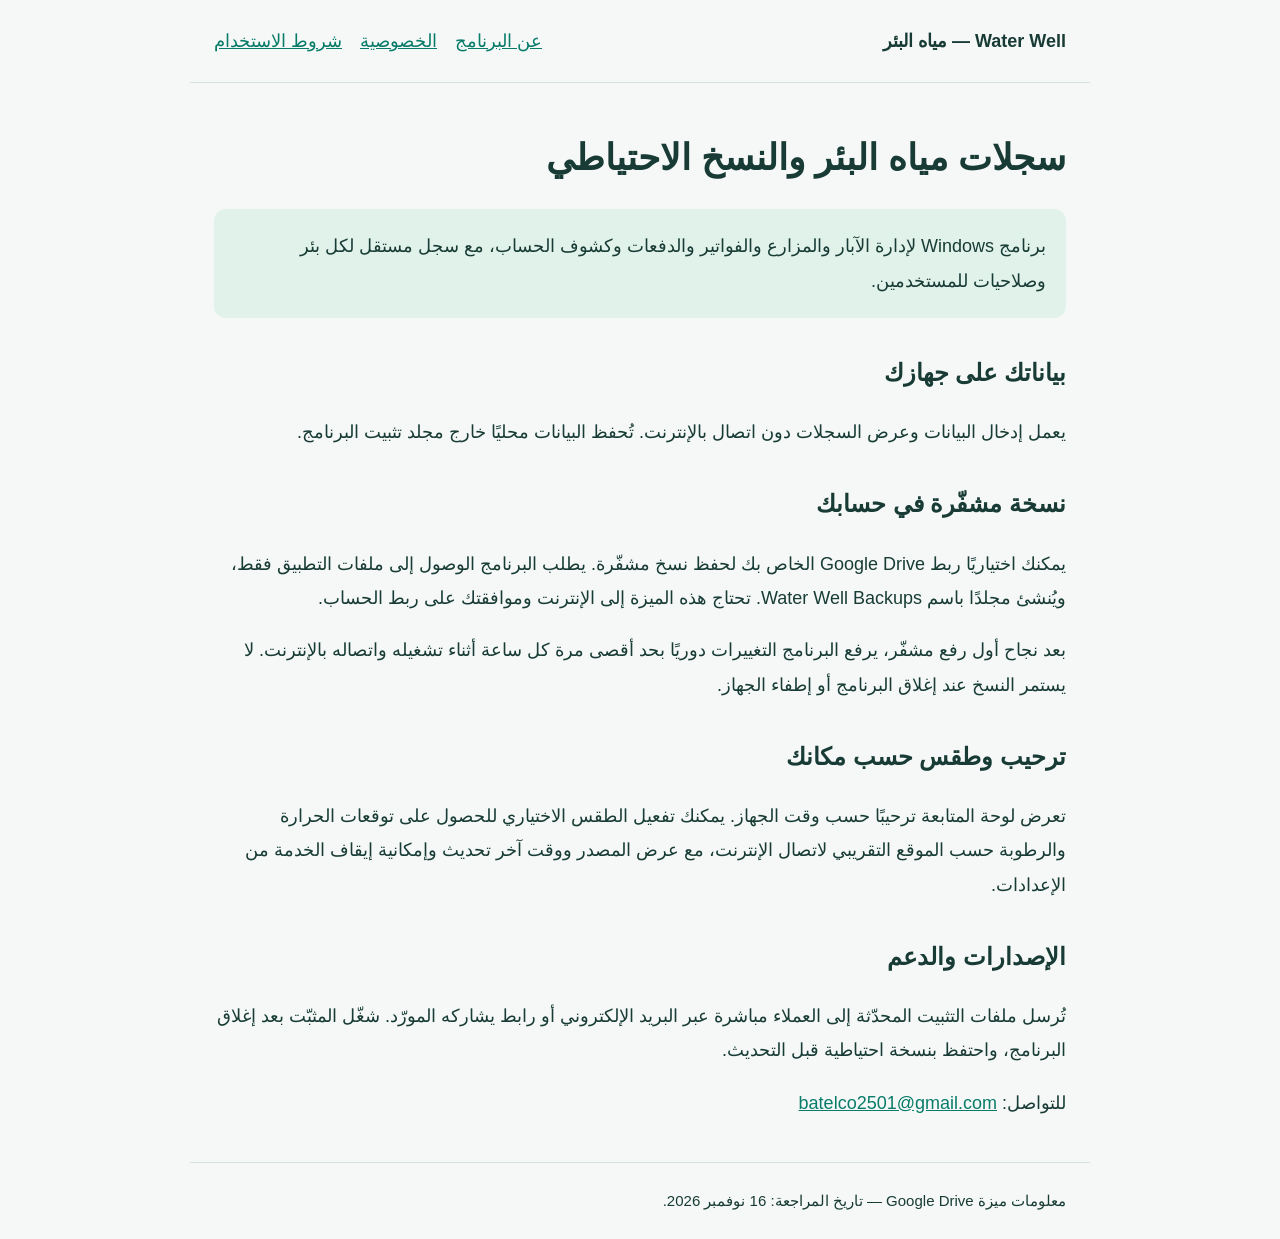
<file: index.html>
<!doctype html><html lang="ar" dir="rtl"><head><meta charset="utf-8"><meta name="viewport" content="width=device-width,initial-scale=1"><title>Water Well — مياه البئر</title><link rel="stylesheet" href="style.css"></head><body><header><strong>Water Well — مياه البئر</strong><nav><a href="index.html">عن البرنامج</a><a href="privacy.html">الخصوصية</a><a href="terms.html">شروط الاستخدام</a></nav></header><main><h1>سجلات مياه البئر والنسخ الاحتياطي</h1><p class="intro">برنامج Windows لإدارة الآبار والمزارع والفواتير والدفعات وكشوف الحساب، مع سجل مستقل لكل بئر وصلاحيات للمستخدمين.</p><h2>بياناتك على جهازك</h2><p>يعمل إدخال البيانات وعرض السجلات دون اتصال بالإنترنت. تُحفظ البيانات محليًا خارج مجلد تثبيت البرنامج.</p><h2>نسخة مشفّرة في حسابك</h2><p>يمكنك اختياريًا ربط Google Drive الخاص بك لحفظ نسخ مشفّرة. يطلب البرنامج الوصول إلى ملفات التطبيق فقط، ويُنشئ مجلدًا باسم Water Well Backups. تحتاج هذه الميزة إلى الإنترنت وموافقتك على ربط الحساب.</p><p>بعد نجاح أول رفع مشفّر، يرفع البرنامج التغييرات دوريًا بحد أقصى مرة كل ساعة أثناء تشغيله واتصاله بالإنترنت. لا يستمر النسخ عند إغلاق البرنامج أو إطفاء الجهاز.</p><h2>ترحيب وطقس حسب مكانك</h2><p>تعرض لوحة المتابعة ترحيبًا حسب وقت الجهاز. يمكنك تفعيل الطقس الاختياري للحصول على توقعات الحرارة والرطوبة حسب الموقع التقريبي لاتصال الإنترنت، مع عرض المصدر ووقت آخر تحديث وإمكانية إيقاف الخدمة من الإعدادات.</p><h2>الإصدارات والدعم</h2><p>تُرسل ملفات التثبيت المحدّثة إلى العملاء مباشرة عبر البريد الإلكتروني أو رابط يشاركه المورّد. شغّل المثبّت بعد إغلاق البرنامج، واحتفظ بنسخة احتياطية قبل التحديث.</p><p>للتواصل: <a href="mailto:batelco2501@gmail.com">batelco2501@gmail.com</a></p></main><footer>معلومات ميزة Google Drive — تاريخ المراجعة: 16 نوفمبر 2026.</footer></body></html>
</file>
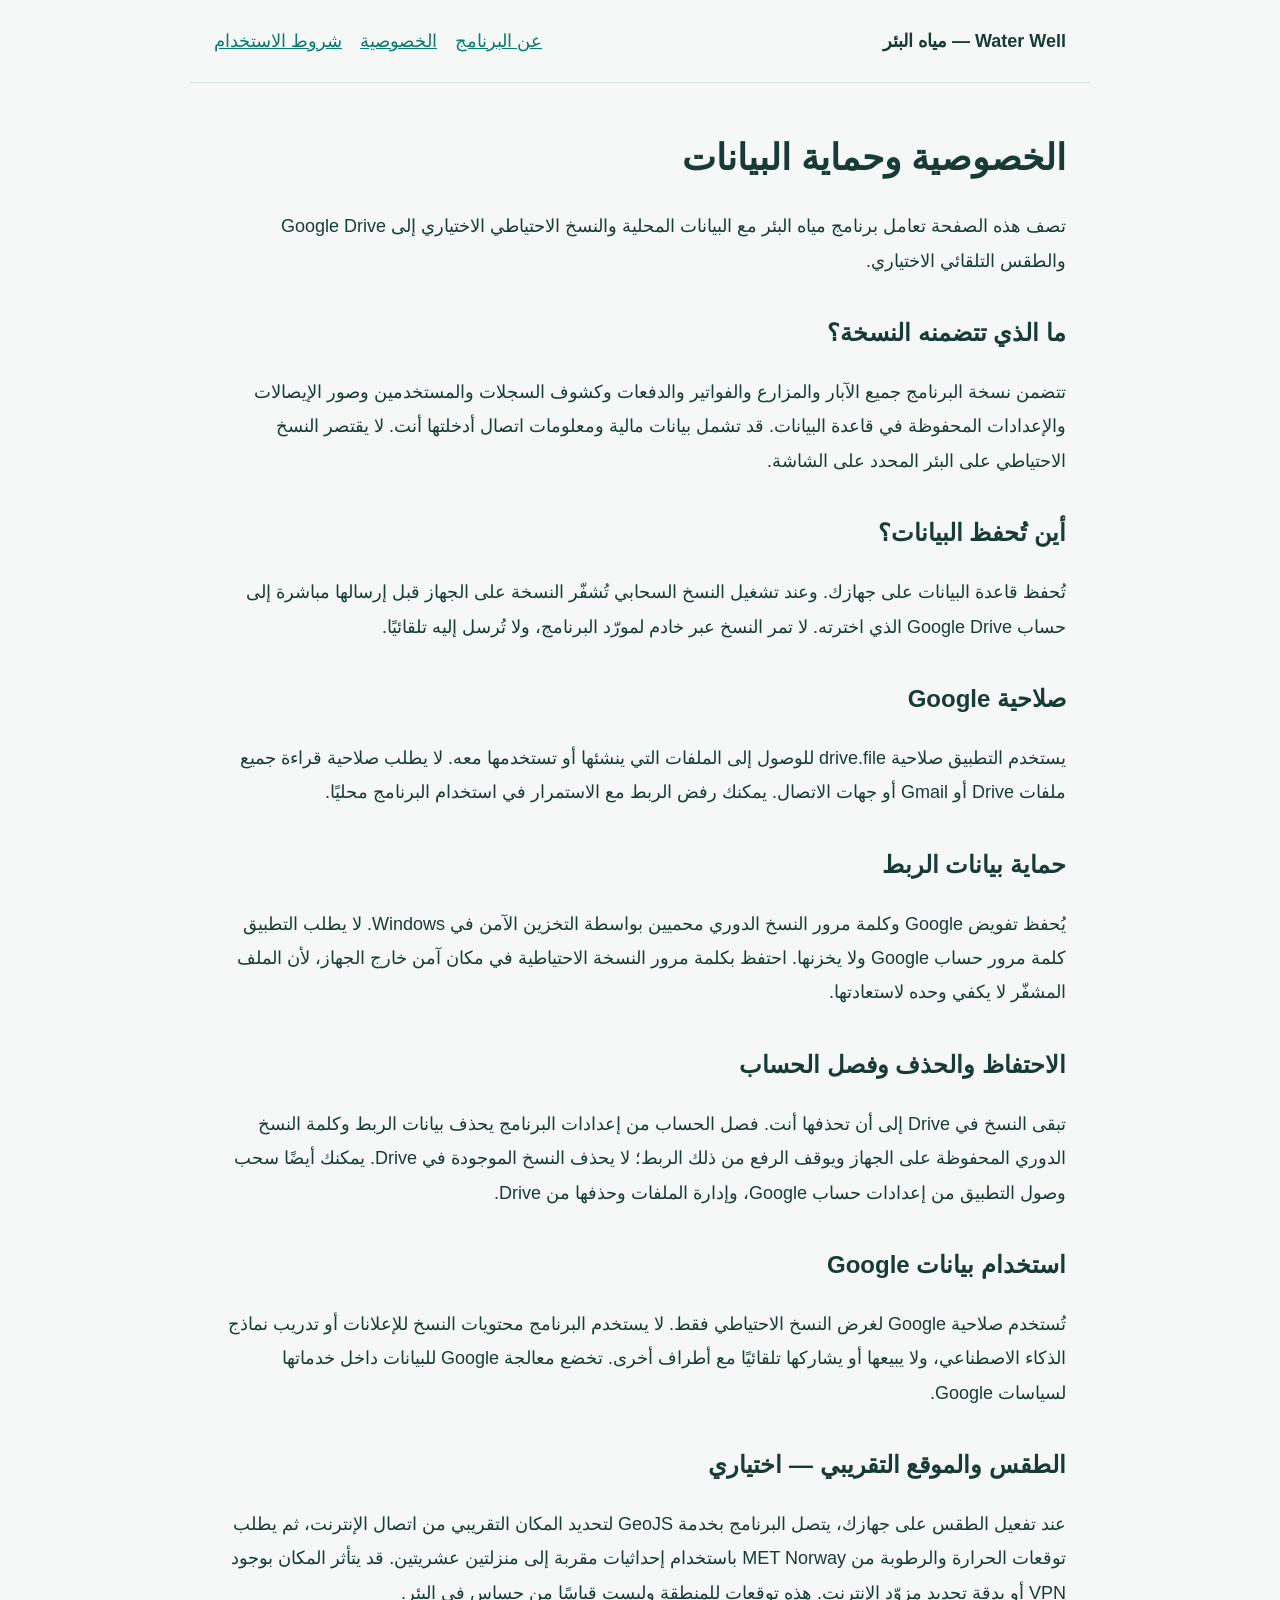
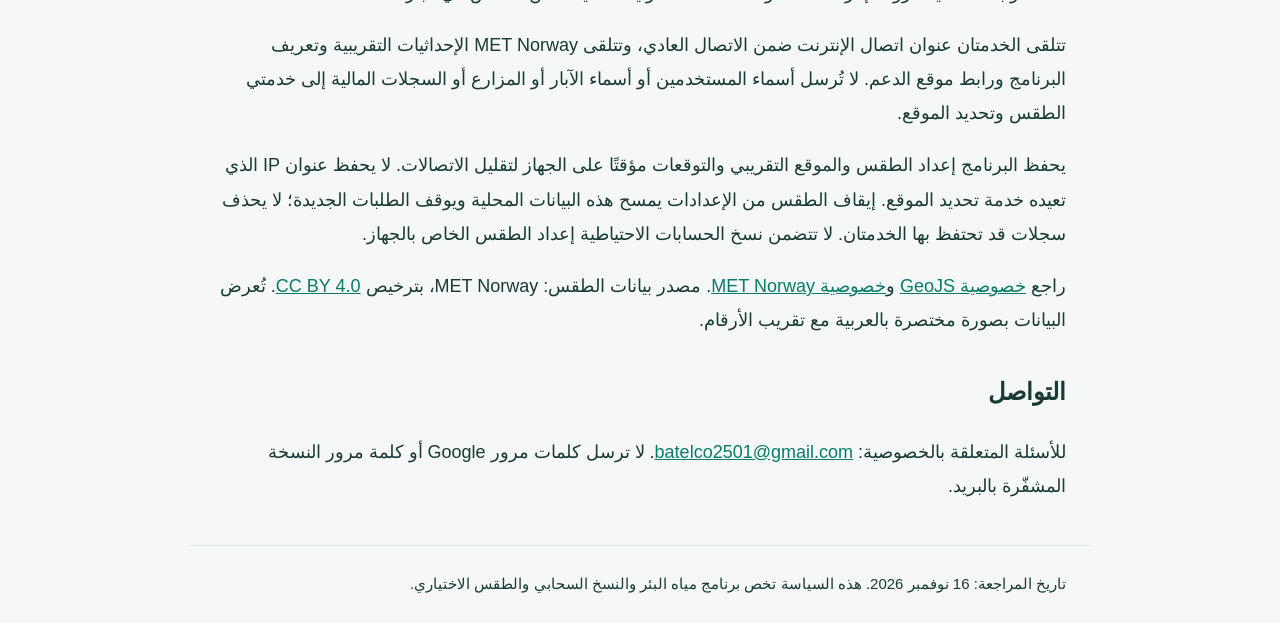
<file: privacy.html>
<!doctype html><html lang="ar" dir="rtl"><head><meta charset="utf-8"><meta name="viewport" content="width=device-width,initial-scale=1"><title>الخصوصية — مياه البئر</title><link rel="stylesheet" href="style.css"></head><body><header><strong>Water Well — مياه البئر</strong><nav><a href="index.html">عن البرنامج</a><a href="privacy.html">الخصوصية</a><a href="terms.html">شروط الاستخدام</a></nav></header><main><h1>الخصوصية وحماية البيانات</h1><p>تصف هذه الصفحة تعامل برنامج مياه البئر مع البيانات المحلية والنسخ الاحتياطي الاختياري إلى Google Drive والطقس التلقائي الاختياري.</p><h2>ما الذي تتضمنه النسخة؟</h2><p>تتضمن نسخة البرنامج جميع الآبار والمزارع والفواتير والدفعات وكشوف السجلات والمستخدمين وصور الإيصالات والإعدادات المحفوظة في قاعدة البيانات. قد تشمل بيانات مالية ومعلومات اتصال أدخلتها أنت. لا يقتصر النسخ الاحتياطي على البئر المحدد على الشاشة.</p><h2>أين تُحفظ البيانات؟</h2><p>تُحفظ قاعدة البيانات على جهازك. وعند تشغيل النسخ السحابي تُشفّر النسخة على الجهاز قبل إرسالها مباشرة إلى حساب Google Drive الذي اخترته. لا تمر النسخ عبر خادم لمورّد البرنامج، ولا تُرسل إليه تلقائيًا.</p><h2>صلاحية Google</h2><p>يستخدم التطبيق صلاحية drive.file للوصول إلى الملفات التي ينشئها أو تستخدمها معه. لا يطلب صلاحية قراءة جميع ملفات Drive أو Gmail أو جهات الاتصال. يمكنك رفض الربط مع الاستمرار في استخدام البرنامج محليًا.</p><h2>حماية بيانات الربط</h2><p>يُحفظ تفويض Google وكلمة مرور النسخ الدوري محميين بواسطة التخزين الآمن في Windows. لا يطلب التطبيق كلمة مرور حساب Google ولا يخزنها. احتفظ بكلمة مرور النسخة الاحتياطية في مكان آمن خارج الجهاز، لأن الملف المشفّر لا يكفي وحده لاستعادتها.</p><h2>الاحتفاظ والحذف وفصل الحساب</h2><p>تبقى النسخ في Drive إلى أن تحذفها أنت. فصل الحساب من إعدادات البرنامج يحذف بيانات الربط وكلمة النسخ الدوري المحفوظة على الجهاز ويوقف الرفع من ذلك الربط؛ لا يحذف النسخ الموجودة في Drive. يمكنك أيضًا سحب وصول التطبيق من إعدادات حساب Google، وإدارة الملفات وحذفها من Drive.</p><h2>استخدام بيانات Google</h2><p>تُستخدم صلاحية Google لغرض النسخ الاحتياطي فقط. لا يستخدم البرنامج محتويات النسخ للإعلانات أو تدريب نماذج الذكاء الاصطناعي، ولا يبيعها أو يشاركها تلقائيًا مع أطراف أخرى. تخضع معالجة Google للبيانات داخل خدماتها لسياسات Google.</p><h2>الطقس والموقع التقريبي — اختياري</h2><p>عند تفعيل الطقس على جهازك، يتصل البرنامج بخدمة GeoJS لتحديد المكان التقريبي من اتصال الإنترنت، ثم يطلب توقعات الحرارة والرطوبة من MET Norway باستخدام إحداثيات مقربة إلى منزلتين عشريتين. قد يتأثر المكان بوجود VPN أو بدقة تحديد مزوّد الإنترنت. هذه توقعات للمنطقة وليست قياسًا من حساس في البئر.</p><p>تتلقى الخدمتان عنوان اتصال الإنترنت ضمن الاتصال العادي، وتتلقى MET Norway الإحداثيات التقريبية وتعريف البرنامج ورابط موقع الدعم. لا تُرسل أسماء المستخدمين أو أسماء الآبار أو المزارع أو السجلات المالية إلى خدمتي الطقس وتحديد الموقع.</p><p>يحفظ البرنامج إعداد الطقس والموقع التقريبي والتوقعات مؤقتًا على الجهاز لتقليل الاتصالات. لا يحفظ عنوان IP الذي تعيده خدمة تحديد الموقع. إيقاف الطقس من الإعدادات يمسح هذه البيانات المحلية ويوقف الطلبات الجديدة؛ لا يحذف سجلات قد تحتفظ بها الخدمتان. لا تتضمن نسخ الحسابات الاحتياطية إعداد الطقس الخاص بالجهاز.</p><p>راجع <a href="https://www.geojs.io/privacy/">خصوصية GeoJS</a> و<a href="https://www.met.no/en/About-us/privacy">خصوصية MET Norway</a>. مصدر بيانات الطقس: MET Norway، بترخيص <a href="https://creativecommons.org/licenses/by/4.0/">CC BY 4.0</a>. تُعرض البيانات بصورة مختصرة بالعربية مع تقريب الأرقام.</p><h2>التواصل</h2><p>للأسئلة المتعلقة بالخصوصية: <a href="mailto:batelco2501@gmail.com">batelco2501@gmail.com</a>. لا ترسل كلمات مرور Google أو كلمة مرور النسخة المشفّرة بالبريد.</p></main><footer>تاريخ المراجعة: 16 نوفمبر 2026. هذه السياسة تخص برنامج مياه البئر والنسخ السحابي والطقس الاختياري.</footer></body></html>
</file>
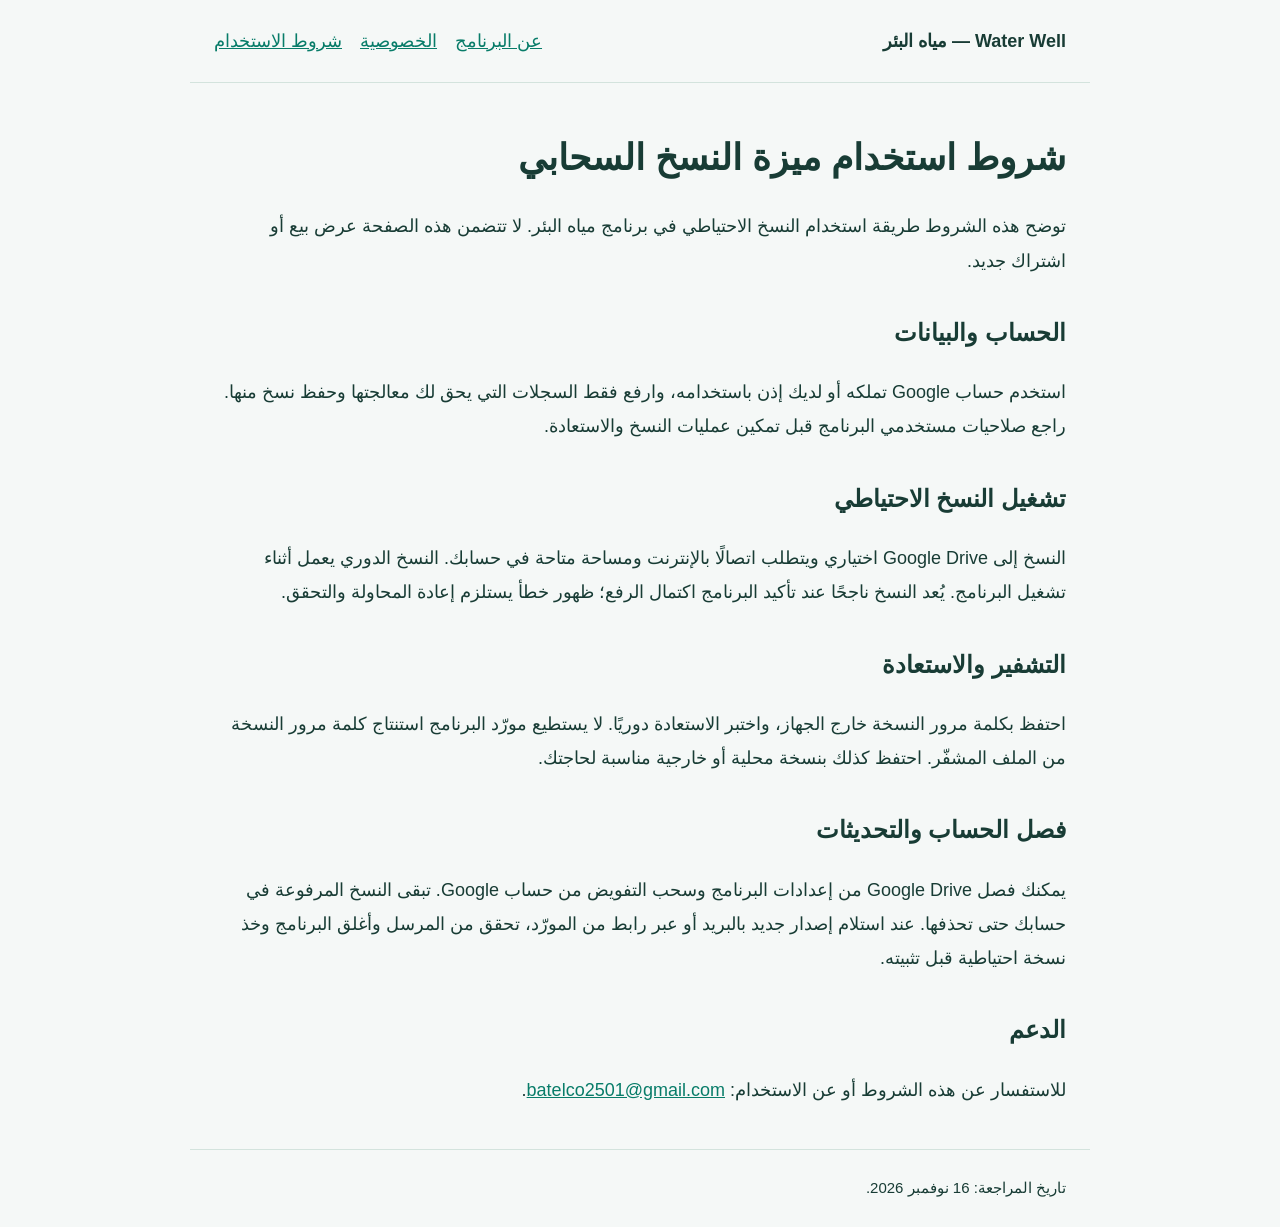
<file: terms.html>
<!doctype html><html lang="ar" dir="rtl"><head><meta charset="utf-8"><meta name="viewport" content="width=device-width,initial-scale=1"><title>شروط الاستخدام — مياه البئر</title><link rel="stylesheet" href="style.css"></head><body><header><strong>Water Well — مياه البئر</strong><nav><a href="index.html">عن البرنامج</a><a href="privacy.html">الخصوصية</a><a href="terms.html">شروط الاستخدام</a></nav></header><main><h1>شروط استخدام ميزة النسخ السحابي</h1><p>توضح هذه الشروط طريقة استخدام النسخ الاحتياطي في برنامج مياه البئر. لا تتضمن هذه الصفحة عرض بيع أو اشتراك جديد.</p><h2>الحساب والبيانات</h2><p>استخدم حساب Google تملكه أو لديك إذن باستخدامه، وارفع فقط السجلات التي يحق لك معالجتها وحفظ نسخ منها. راجع صلاحيات مستخدمي البرنامج قبل تمكين عمليات النسخ والاستعادة.</p><h2>تشغيل النسخ الاحتياطي</h2><p>النسخ إلى Google Drive اختياري ويتطلب اتصالًا بالإنترنت ومساحة متاحة في حسابك. النسخ الدوري يعمل أثناء تشغيل البرنامج. يُعد النسخ ناجحًا عند تأكيد البرنامج اكتمال الرفع؛ ظهور خطأ يستلزم إعادة المحاولة والتحقق.</p><h2>التشفير والاستعادة</h2><p>احتفظ بكلمة مرور النسخة خارج الجهاز، واختبر الاستعادة دوريًا. لا يستطيع مورّد البرنامج استنتاج كلمة مرور النسخة من الملف المشفّر. احتفظ كذلك بنسخة محلية أو خارجية مناسبة لحاجتك.</p><h2>فصل الحساب والتحديثات</h2><p>يمكنك فصل Google Drive من إعدادات البرنامج وسحب التفويض من حساب Google. تبقى النسخ المرفوعة في حسابك حتى تحذفها. عند استلام إصدار جديد بالبريد أو عبر رابط من المورّد، تحقق من المرسل وأغلق البرنامج وخذ نسخة احتياطية قبل تثبيته.</p><h2>الدعم</h2><p>للاستفسار عن هذه الشروط أو عن الاستخدام: <a href="mailto:batelco2501@gmail.com">batelco2501@gmail.com</a>.</p></main><footer>تاريخ المراجعة: 16 نوفمبر 2026.</footer></body></html>
</file>
<file: style.css>
*{box-sizing:border-box}body{margin:0;background:#f5f8f7;color:#183c35;font:18px/1.9 "Segoe UI",Tahoma,Arial,sans-serif}header,main,footer{max-width:900px;margin:auto;padding:24px}header{border-bottom:1px solid #d3e3dd;display:flex;justify-content:space-between;gap:20px;flex-wrap:wrap}nav{display:flex;gap:18px;flex-wrap:wrap}a{color:#087c69}h1{font-size:36px;line-height:1.5}h2{font-size:24px;margin-top:32px}.intro{background:#e1f2eb;padding:20px;border-radius:12px}footer{font-size:15px;border-top:1px solid #d3e3dd}.review{background:#fff2d8;padding:10px 24px;text-align:center;color:#714b00}li{margin:8px 0}
</file>
